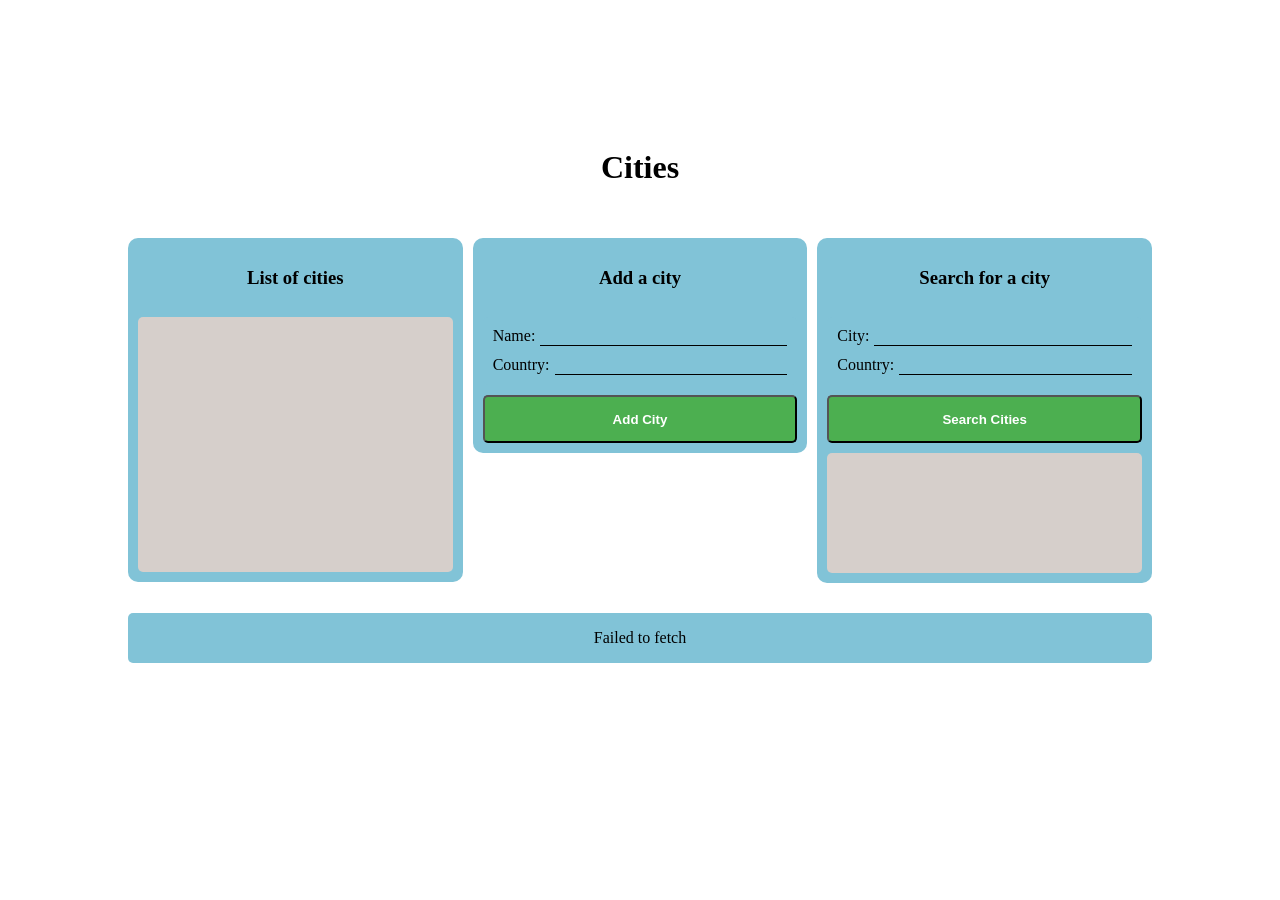
<file: index.html>
<!DOCTYPE html>
<html lang="en">

    <head>
        <meta charset="UTF-8">
        <meta name="viewport" content="width=device-width, initial-scale=1.0">
        <title>Cities</title>
        <link rel="stylesheet" href="style.css">

    </head>

    <body class="bodyInx">
        <header class="headerInx">
            <h1> Cities </h1>
        </header>

        <main class="mainInx">
            <section class="section1 sectionInx">

                <div class="headersSection">
                    <h3>List of cities</h3>
                </div>

                <div class="listOfCitiesContainer cityBoxContainer">

                </div>

            </section>



            <section class="section2 sectionInx">

                <div class="headersSection">
                    <h3>Add a city</h3>
                </div>

                <div class="inputField addCityField">
                    <div class="userInputContainer UIAddCityName">
                        <p>Name:</p>
                        <input type="text" class="userInputField">
                    </div>
                    <div class="userInputContainer UIAddCityCountry">
                        <p>Country:</p>
                        <input type="text" class="userInputField">
                    </div>
                </div>

                <button class="btnInteraction btnAdd">
                    <p>Add City</p>
                </button>


            </section>




            <section class="section3 sectionInx">

                <div class="headersSection">
                    <h3>Search for a city</h3>
                </div>

                <div class="searchField inputField">
                    <div class="userInputContainer UISearchCityName">
                        <p>City:</p>
                        <input type="text" class="userInputField">
                    </div>
                    <div class="userInputContainer UISearchCityCountry">
                        <p>Country:</p>
                        <input type="text" class="userInputField">
                    </div>
                </div>

                <button class="btnInteraction btnSearch">
                    <p>Search Cities</p>
                </button>

                <div class="searchHitsField cityBoxContainer">

                </div>

            </section>


        </main>

        <footer class="feedbackContainer footerInx">
            <p class="feedbackText"></p>
        </footer>

    </body>
    <script src="index.js"></script>

</html>
</file>
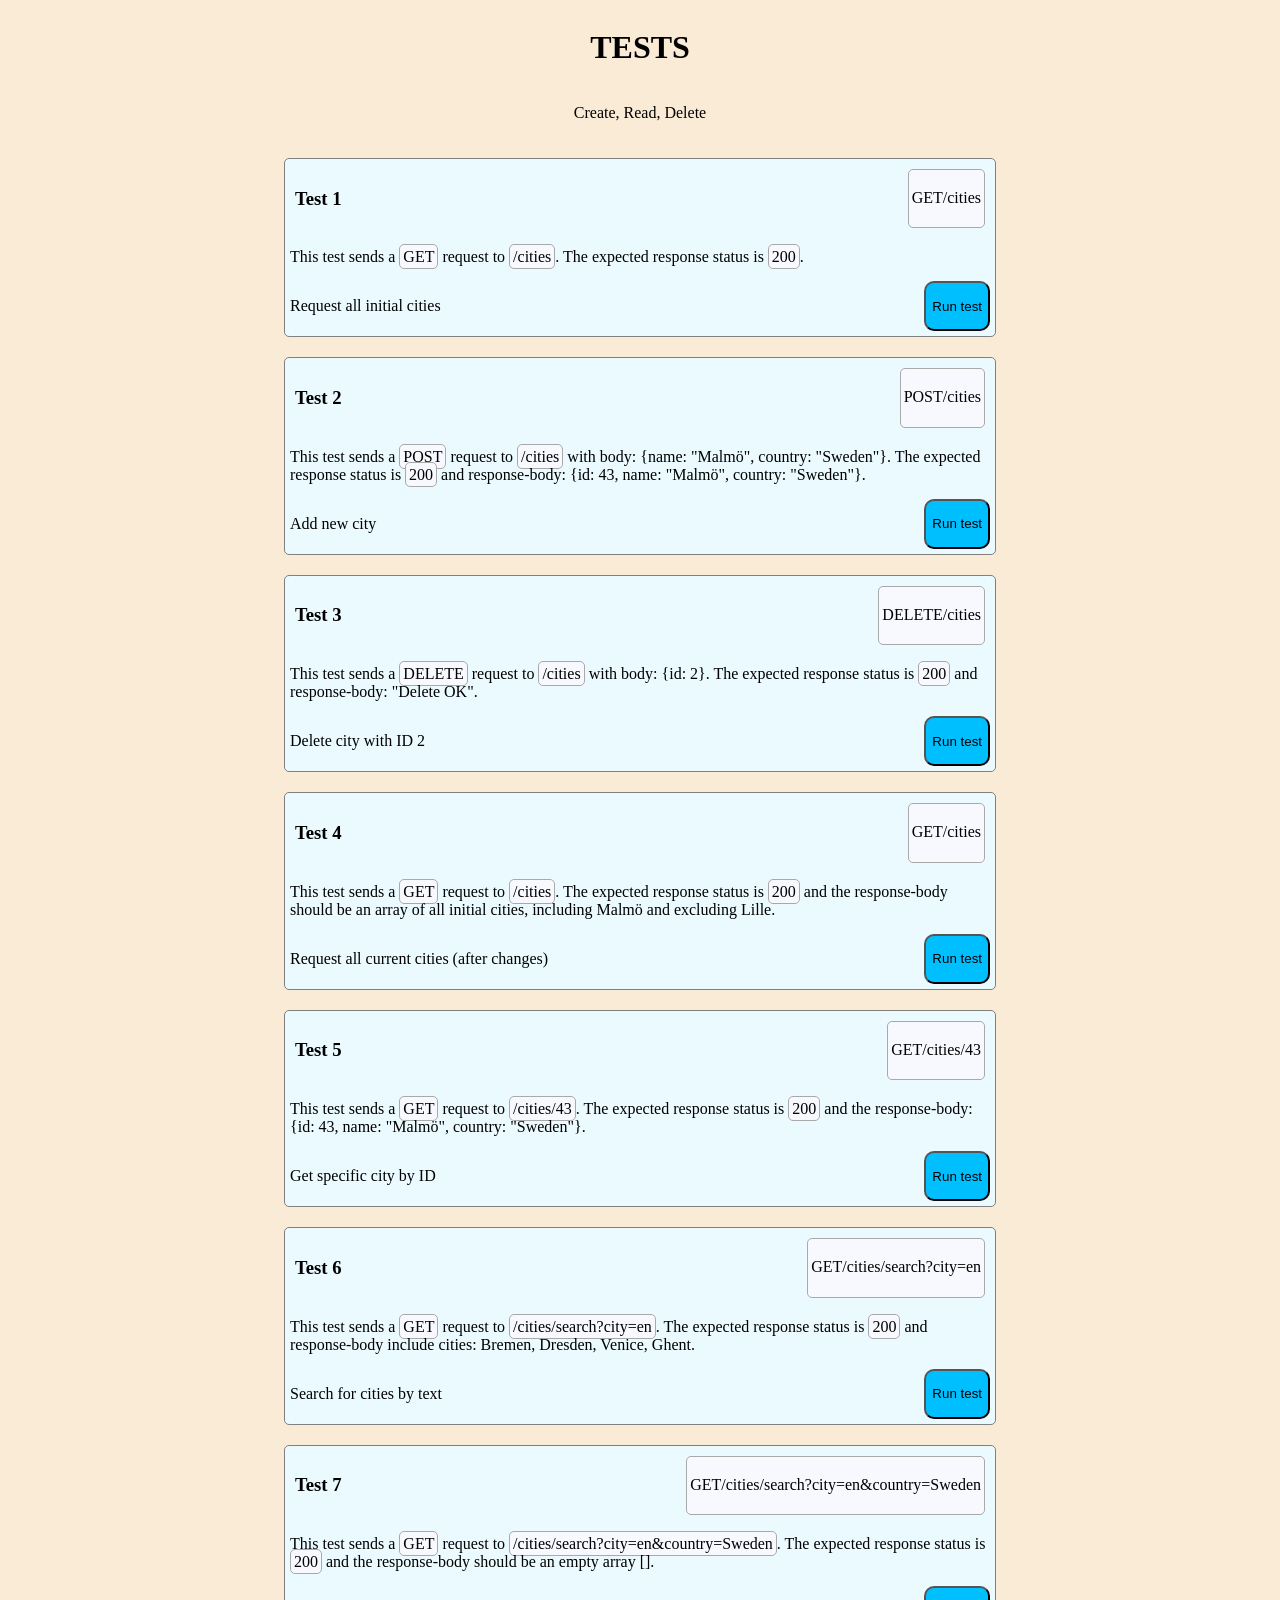
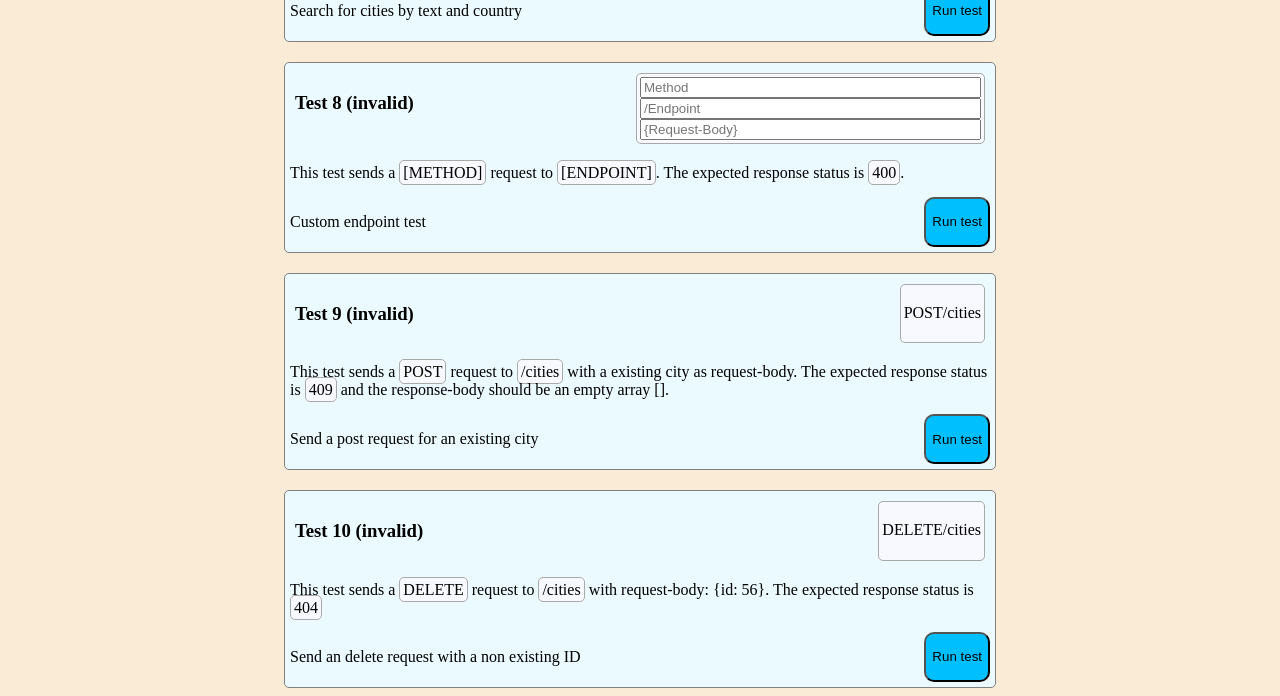
<file: test.html>
<!DOCTYPE html>
<html lang="en">

    <head>
        <meta charset="UTF-8">
        <meta name="viewport" content="width=device-width, initial-scale=1.0">
        <title>Test</title>
        <link rel="stylesheet" href="style.css">
    </head>

    <body class="bodyTest">
        <main class="mainTest">
            <header class="headerTest">
                <h1>TESTS</h1>
                <p>Create, Read, Delete</p>
            </header>

            <section class="testContainers testContainer1">
                <div class="headerSection">
                    <h3 class="testHeader">Test 1</h3>
                    <div class="methodEndpontContainer boxText">
                        <p class="methodText">GET</p>
                        <p class="endpointText">/cities</p>
                    </div>
                </div>
                <div class="mainSection">
                    <span class="requestSummary">This test sends a <span class="requestSummary boxText">GET</span> request to <span class="requestSummary boxText">/cities</span>. The expected response status is <span class="requestSummary boxText">200</span>.</span>
                </div>
                <div class="footerSection">
                    <p class="typeOfRequestText">Request all initial cities</p>
                    <div class="buttonContainer">
                        <p class="responseText"></p>
                        <button class="btnTest">Run test</button>
                    </div>
                </div>
            </section>

            <section class="testContainers testContainer2">
                <div class="headerSection">
                    <h3 class="testHeader">Test 2</h3>
                    <div class="methodEndpontContainer boxText">
                        <p class="methodText">POST</p>
                        <p class="endpointText">/cities</p>
                    </div>
                </div>
                <div class="mainSection">
                    <span class="requestSummary">This test sends a <span class="requestSummary boxText">POST</span> request to <span class="requestSummary boxText">/cities</span> with body: {name: "Malmö", country: "Sweden"}. The expected response status is <span class="requestSummary boxText">200</span> and response-body: {id: 43, name: "Malmö", country: "Sweden"}.</span>
                </div>
                <div class="footerSection">
                    <p class="typeOfRequestText">Add new city</p>
                    <div class="buttonContainer">
                        <p class="responseText"></p>
                        <button class="btnTest">Run test</button>
                    </div>
                </div>
            </section>

            <section class="testContainers testContainer3">
                <div class="headerSection">
                    <h3 class="testHeader">Test 3</h3>
                    <div class="methodEndpontContainer boxText">
                        <p class="methodText ">DELETE</p>
                        <p class="endpointText">/cities</p>
                    </div>
                </div>
                <div class="mainSection">
                    <span class="requestSummary">This test sends a <span class="requestSummary boxText">DELETE</span> request to <span class="requestSummary boxText">/cities</span> with body: {id: 2}. The expected response status is <span class="requestSummary boxText">200</span> and response-body: "Delete OK".</span>
                </div>
                <div class="footerSection">
                    <p class="typeOfRequestText">Delete city with ID 2</p>
                    <div class="buttonContainer">
                        <p class="responseText"></p>
                        <button class="btnTest">Run test</button>
                    </div>
                </div>
            </section>

            <section class="testContainers testContainer4">
                <div class="headerSection">
                    <h3 class="testHeader">Test 4</h3>
                    <div class="methodEndpontContainer boxText">
                        <p class="methodText ">GET</p>
                        <p class="endpointText">/cities</p>
                    </div>
                </div>
                <div class="mainSection">
                    <span class="requestSummary">This test sends a <span class="requestSummary boxText">GET</span> request to <span class="requestSummary boxText">/cities</span>. The expected response status is <span class="requestSummary boxText">200</span> and the response-body should be an array of all initial cities, including Malmö and excluding Lille.</span>
                </div>
                <div class="footerSection">
                    <p class="typeOfRequestText">Request all current cities (after changes)</p>
                    <div class="buttonContainer">
                        <p class="responseText"></p>
                        <button class="btnTest">Run test</button>
                    </div>
                </div>
            </section>

            <section class="testContainers testContainer5">
                <div class="headerSection">
                    <h3 class="testHeader">Test 5</h3>
                    <div class="methodEndpontContainer boxText">
                        <p class="methodText ">GET</p>
                        <p class="endpointText">/cities/43</p>
                    </div>
                </div>
                <div class="mainSection">
                    <span class="requestSummary">This test sends a <span class="requestSummary boxText">GET</span> request to <span class="requestSummary boxText">/cities/43</span>. The expected response status is <span class="requestSummary boxText">200</span> and the response-body: {id: 43, name: "Malmö", country: "Sweden"}.</span>
                </div>
                <div class="footerSection">
                    <p class="typeOfRequestText">Get specific city by ID</p>
                    <div class="buttonContainer">
                        <p class="responseText"></p>
                        <button class="btnTest">Run test</button>
                    </div>
                </div>
            </section>

            <section class="testContainers testContainer6">
                <div class="headerSection">
                    <h3 class="testHeader">Test 6</h3>
                    <div class="methodEndpontContainer boxText">
                        <p class="methodText ">GET</p>
                        <p class="endpointText">/cities/search?city=en</p>
                    </div>
                </div>
                <div class="mainSection">
                    <span class="requestSummary">This test sends a <span class="requestSummary boxText">GET</span> request to <span class="requestSummary boxText">/cities/search?city=en</span>. The expected response status is <span class="requestSummary boxText">200</span> and response-body include cities: Bremen, Dresden, Venice, Ghent.</span>
                </div>
                <div class="footerSection">
                    <p class="typeOfRequestText">Search for cities by text</p>
                    <div class="buttonContainer">
                        <p class="responseText"></p>
                        <button class="btnTest">Run test</button>
                    </div>
                </div>
            </section>

            <section class="testContainers testContainer7">
                <div class="headerSection">
                    <h3 class="testHeader">Test 7</h3>
                    <div class="methodEndpontContainer boxText">
                        <p class="methodText ">GET</p>
                        <p class="endpointText">/cities/search?city=en&amp;country=Sweden</p>
                    </div>
                </div>
                <div class="mainSection">
                    <span class="requestSummary">This test sends a <span class="requestSummary boxText">GET</span> request to <span class="requestSummary boxText">/cities/search?city=en&amp;country=Sweden</span>. The expected response status is <span class="requestSummary boxText">200</span> and the response-body should be an empty array [].</span>
                </div>
                <div class="footerSection">
                    <p class="typeOfRequestText">Search for cities by text and country</p>
                    <div class="buttonContainer">
                        <p class="responseText"></p>
                        <button class="btnTest">Run test</button>
                    </div>
                </div>
            </section>

            <section class="testContainers testContainer8">
                <div class="headerSection testInputHeaderContainer">
                    <h3 class="testHeader">Test 8 (invalid)</h3>
                    <div class="methodEndpontContainer boxText inputContainerTest">
                        <input type="text" class="methodText inputTest" placeholder="Method" />
                        <input type="text" class="endpointText inputTest" placeholder="/Endpoint" />
                        <input type="text" class="requestBodyText inputTest" placeholder="{Request-Body}" />

                    </div>
                </div>
                <div class="mainSection">
                    <span class="requestSummary">
                        This test sends a <span class="requestSummary boxText">[METHOD]</span> request to
                        <span class="requestSummary boxText">[ENDPOINT]</span>.
                        The expected response status is <span class="requestSummary boxText">400</span>.
                    </span>
                </div>
                <div class="footerSection">
                    <p class="typeOfRequestText">Custom endpoint test</p>
                    <div class="buttonContainer">
                        <p class="responseText"></p>
                        <button class="btnTest">Run test</button>
                    </div>
                </div>
            </section>

            <section class="testContainers testContainer9">
                <div class="headerSection">
                    <h3 class="testHeader">Test 9 (invalid)</h3>
                    <div class="methodEndpontContainer boxText">
                        <p class="methodText ">POST</p>
                        <p class="endpointText">/cities</p>
                    </div>
                </div>
                <div class="mainSection">
                    <span class="requestSummary">This test sends a <span class="requestSummary boxText">POST</span> request to <span class="requestSummary boxText">/cities</span> with a existing city as request-body. The expected response status is <span class="requestSummary boxText">409</span> and the response-body should be an empty array [].</span>
                </div>
                <div class="footerSection">
                    <p class="typeOfRequestText">Send a post request for an existing city</p>
                    <div class="buttonContainer">
                        <p class="responseText"></p>
                        <button class="btnTest">Run test</button>
                    </div>
                </div>
            </section>

            <section class="testContainers testContainer10">
                <div class="headerSection">
                    <h3 class="testHeader">Test 10 (invalid)</h3>
                    <div class="methodEndpontContainer boxText">
                        <p class="methodText ">DELETE</p>
                        <p class="endpointText">/cities</p>
                    </div>
                </div>
                <div class="mainSection">
                    <span class="requestSummary">This test sends a <span class="requestSummary boxText">DELETE</span> request to <span class="requestSummary boxText">/cities</span> with request-body: {id: 56}. The expected response status is <span class="requestSummary boxText">404</span> 
                </div>
                <div class="footerSection">
                    <p class="typeOfRequestText">Send an delete request with a non existing ID</p>
                    <div class="buttonContainer">
                        <p class="responseText"></p>
                        <button class="btnTest">Run test</button>
                    </div>
                </div>
            </section>

        </main>
        <script src="test.js"></script>
    </body>

</html>
</file>
<file: style.css>
.bodyInx {
    margin: 10%;
    display: flex;
    flex-direction: column;
    gap: 30px;
}

.headerInx {
    text-align: center;
}

.footerInx {
    text-align: center;
    background-color: #81c3d7;
    border-radius: 5px;
    min-height: 50px;
}

.mainInx {
    display: flex;
    justify-content: center;
    align-items: flex-start;
    gap: 10px;
}

.sectionInx {
    background-color: #81c3d7;
    flex: 1 1 0;
    min-width: 0;
    padding: 10px;
    display: flex;
    flex-direction: column;
    gap: 10px;
    border-radius: 10px;
}

.inputField {
    display: flex;
    flex-direction: column;
    background-color: #81c3d7;
    padding: 10px;
    border-radius: 5px;
    gap: 10px;
}

.userInputField {
    all: unset;
    border-bottom: 1px solid black;
    flex: 1;
    min-width: 0;
}

.userInputField:hover {
    cursor: pointer;
    border-bottom: 1px solid rgba(2, 2, 2, 0.453);
}

.headersSection {
    text-align: center;
}

.userInputContainer {
    display: flex;
    justify-content: space-between;
    gap: 5px;
}

.userInputContainer>p {
    margin: 0;
}

.cityBoxText {
    display: flex;
    flex-direction: row;
    gap: 3px;
}

.btnInteraction {
    background-color: #4CAF50;
    border-radius: 5px;
    color: white;
    font-weight: bold;
    width: 100%;
}

.btnInteraction:hover {
    cursor: pointer;
    background-color: #3f9242;
}

.cityBox {
    display: flex;
    justify-content: space-between;
    background-color:#81c3d769;
border: 2px solid #3a7ca5;
    border-radius: 5px;
    padding: 5px;
    color: #16425b;
    font-weight: bold;
}

.cityBox>p {
    margin: 5px 10px;
}

.cityBoxContainer {
    background-color: #d6cfcb;
    display: flex;
    flex-direction: column;
    gap: 5px;
    padding: 10px 20px;
    border-radius: 5px;
    overflow: scroll;
}

.searchHitsField {
    height: 100px;
}

.listOfCitiesContainer {
    height: 235px;
}

.btnDelete {
    background-color: rgb(210, 5, 5);
    color: white;
    font-weight: bold;
    border-radius: 5px;
}

.btnDelete:hover {
    cursor: pointer;
    background-color: rgb(176, 2, 2);
}



/* ----------------------------------- TEST ---------------------------------- */




.bodyTest {
    display: flex;
    justify-content: center;
    background-color: antiquewhite;
}

.mainTest {
    display: flex;
    justify-content: center;
    flex-direction: column;
    gap: 20px;
}

.headerTest {
    display: flex;
    flex-direction: column;
}

.headerTest>* {
    text-align: center;
}

.testContainers {
    display: flex;
    flex-direction: column;
    gap: 5px;
    padding: 30px;
    border-radius: 5px;
    background-color: rgb(235, 250, 255);

    border: 1px solid gray;
    padding: 5px;
    width: 700px;
}

.headerSection {
    display: flex;
    justify-content: space-between;
    padding: 5px;
}

.methodEndpontContainer {
    display: flex;
}

.testInputHeaderContainer>* {
    width: 50%;
}

.inputContainerTest {
    display: flex;
    flex-direction: column;

}


.mainSection {
    display: flex;
    padding: 10px 0px;
}


.footerSection {
    display: flex;
    justify-content: space-between;
}

.buttonContainer {
    display: flex;
}

.btnTest {
    background-color: deepskyblue;
    border-radius: 10px;
    margin-left: 5px;
}

.btnTest:hover {
    background-color: rgb(1, 164, 218);
}


.boxText {
    background-color: ghostwhite;
    border-radius: 5px;
    border: 1px solid darkgray;
    padding: 3px;
}
</file>
